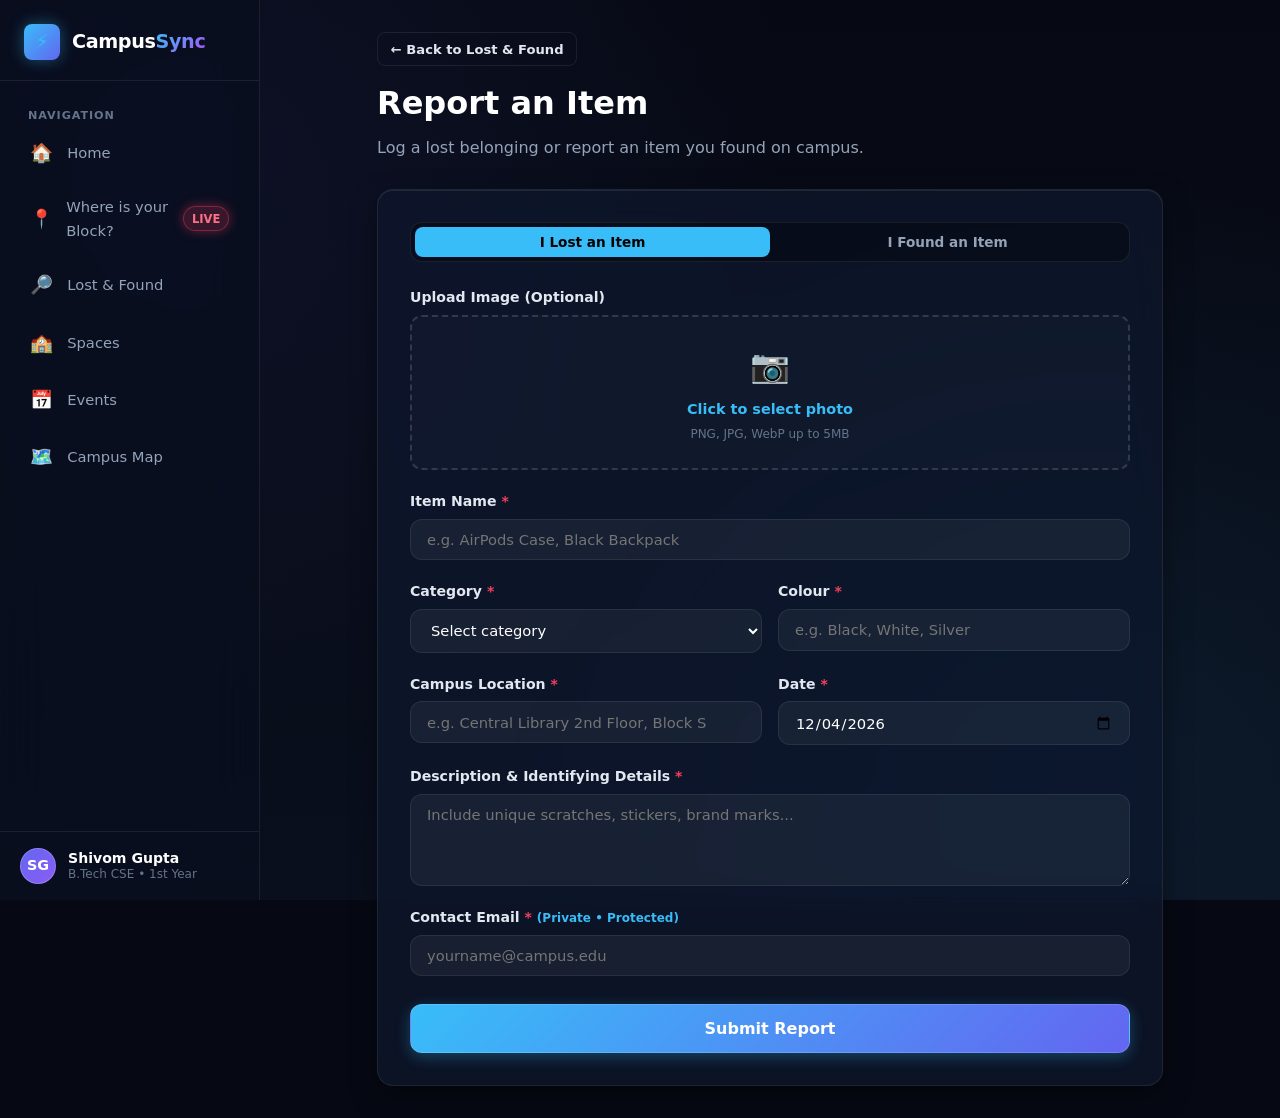
<file: report.html>
<!DOCTYPE html>
<html lang="en">
<head>
  <meta charset="UTF-8">
  <meta name="viewport" content="width=device-width, initial-scale=1.0">
  <title>Report Item — CampusSync</title>
  <link rel="icon" type="image/svg+xml" href="assets/favicon/favicon.svg">
  <link rel="stylesheet" href="css/style.css">
</head>
<body>

  <div class="app-layout">

    <!-- DESKTOP SIDEBAR -->
    <aside class="app-sidebar">
      <div class="sidebar-header">
        <a href="index.html" class="sidebar-logo">
          <div class="sidebar-logo-icon">⚡</div>
          <span class="sidebar-logo-text">Campus<strong>Sync</strong></span>
        </a>
        <button id="sidebarCloseBtn" class="topbar-btn" style="display: none;" aria-label="Close sidebar">&times;</button>
      </div>

      <div class="sidebar-nav-container">
        <span class="sidebar-section-title">Navigation</span>
        <ul class="sidebar-menu">
          <li>
            <a href="index.html" class="sidebar-link">
              <span class="sidebar-link-icon">🏠</span>
              <span>Home</span>
            </a>
          </li>
          <li>
            <a href="navigation.html" class="sidebar-link">
              <span class="sidebar-link-icon">📍</span>
              <span>Where is your Block?</span>
              <span class="sidebar-badge badge-live">LIVE</span>
            </a>
          </li>
          <li>
            <a href="lost-found.html" class="sidebar-link active">
              <span class="sidebar-link-icon">🔎</span>
              <span>Lost &amp; Found</span>
            </a>
          </li>
          <li>
            <a href="spaces.html" class="sidebar-link">
              <span class="sidebar-link-icon">🏫</span>
              <span>Spaces</span>
            </a>
          </li>
          <li>
            <a href="events.html" class="sidebar-link">
              <span class="sidebar-link-icon">📅</span>
              <span>Events</span>
            </a>
          </li>
          <li>
            <a href="navigation.html" class="sidebar-link">
              <span class="sidebar-link-icon">🗺️</span>
              <span>Campus Map</span>
            </a>
          </li>
        </ul>
      </div>

      <div class="sidebar-footer">
        <a href="#" class="sidebar-user profile-trigger-btn">
          <div class="user-avatar">SG</div>
          <div class="user-info">
            <div class="user-name">Shivom Gupta</div>
            <div class="user-dept">B.Tech CSE • 1st Year</div>
          </div>
        </a>
      </div>
    </aside>

    <!-- MAIN WRAPPER -->
    <div class="app-main">

      <header class="mobile-header-bar">
        <div style="display: flex; align-items: center; gap: 0.75rem;">
          <button id="mobileMenuBtn" class="topbar-btn">☰</button>
          <a href="index.html" class="sidebar-logo">
            <span class="sidebar-logo-text">Campus<strong>Sync</strong></span>
          </a>
        </div>
      </header>

      <main class="page-content-wrapper" style="max-width: 850px;">

        <div style="margin-bottom: 1.75rem;">
          <a href="lost-found.html" class="btn btn-outline btn-sm" style="margin-bottom: 0.75rem;">&larr; Back to Lost &amp; Found</a>
          <h1 style="color: #fff; font-size: 2rem; font-weight: 800; margin-bottom: 0.35rem;">Report an Item</h1>
          <p style="color: var(--text-muted);">Log a lost belonging or report an item you found on campus.</p>
        </div>

        <div class="glass-card" style="padding: 2rem;">
          <form id="dedicatedReportForm">
            <!-- Type Selector Tabs -->
            <div class="filter-type-segmented" style="width: 100%; display: grid; grid-template-columns: 1fr 1fr; margin-bottom: 1.5rem;">
              <button type="button" class="filter-segment-btn active" id="tabDedicLost">I Lost an Item</button>
              <button type="button" class="filter-segment-btn" id="tabDedicFound">I Found an Item</button>
            </div>
            <input type="hidden" id="dedicTypeInput" value="lost">

            <!-- File upload -->
            <div class="form-group" style="margin-bottom: 1.25rem;">
              <label class="form-label">Upload Image (Optional)</label>
              <div class="file-upload-zone" id="dedicFileDropzone">
                <input type="file" id="dedicFileInput" accept="image/*" style="display: none;">
                <div id="dedicPrompt">
                  <span style="font-size: 2rem; display: block; margin-bottom: 0.25rem;">📷</span>
                  <span style="font-size: 0.9rem; color: var(--accent-primary); font-weight: 600;">Click to select photo</span>
                  <span style="font-size: 0.75rem; color: var(--text-dim); display: block; margin-top: 0.2rem;">PNG, JPG, WebP up to 5MB</span>
                </div>
                <img id="dedicPreview" class="file-preview-img" style="display: none;" alt="Preview">
              </div>
            </div>

            <!-- Item Name -->
            <div class="form-group" style="margin-bottom: 1.25rem;">
              <label class="form-label" for="dedicItemName">Item Name <span style="color: var(--accent-rose);">*</span></label>
              <input type="text" id="dedicItemName" class="form-input" placeholder="e.g. AirPods Case, Black Backpack" required>
            </div>

            <!-- Category & Colour -->
            <div class="form-row-2col" style="margin-bottom: 1.25rem;">
              <div class="form-group">
                <label class="form-label" for="dedicCategory">Category <span style="color: var(--accent-rose);">*</span></label>
                <select id="dedicCategory" class="form-select" required>
                  <option value="" disabled selected>Select category</option>
                  <option value="Electronics">Electronics</option>
                  <option value="Bags">Bags</option>
                  <option value="Cards/IDs">ID Cards</option>
                  <option value="Personal">Wallets &amp; Personal</option>
                  <option value="Books/Notes">Books &amp; Notes</option>
                  <option value="Keys">Keys</option>
                  <option value="Clothing">Clothing</option>
                  <option value="Other">Other</option>
                </select>
              </div>
              <div class="form-group">
                <label class="form-label" for="dedicColour">Colour <span style="color: var(--accent-rose);">*</span></label>
                <input type="text" id="dedicColour" class="form-input" placeholder="e.g. Black, White, Silver" required>
              </div>
            </div>

            <!-- Location & Date -->
            <div class="form-row-2col" style="margin-bottom: 1.25rem;">
              <div class="form-group">
                <label class="form-label" for="dedicLocation">Campus Location <span style="color: var(--accent-rose);">*</span></label>
                <input type="text" id="dedicLocation" class="form-input" placeholder="e.g. Central Library 2nd Floor, Block S" required>
              </div>
              <div class="form-group">
                <label class="form-label" for="dedicDate">Date <span style="color: var(--accent-rose);">*</span></label>
                <input type="date" id="dedicDate" class="form-input" required>
              </div>
            </div>

            <!-- Description -->
            <div class="form-group" style="margin-bottom: 1.25rem;">
              <label class="form-label" for="dedicDesc">Description &amp; Identifying Details <span style="color: var(--accent-rose);">*</span></label>
              <textarea id="dedicDesc" class="form-textarea" rows="4" placeholder="Include unique scratches, stickers, brand marks..." required></textarea>
            </div>

            <!-- Contact Email -->
            <div class="form-group" style="margin-bottom: 1.75rem;">
              <label class="form-label" for="dedicEmail">
                Contact Email <span style="color: var(--accent-rose);">*</span>
                <span style="color: var(--accent-primary); font-size: 0.75rem;">(Private • Protected)</span>
              </label>
              <input type="email" id="dedicEmail" class="form-input" placeholder="yourname@campus.edu" required>
            </div>

            <button type="submit" class="btn btn-primary btn-large" style="width: 100%;">
              Submit Report
            </button>
          </form>
        </div>

      </main>
    </div>
  </div>

  <script src="data/demo-data.js"></script>
  <script src="js/main.js"></script>
  <script>
    document.addEventListener("DOMContentLoaded", () => {
      const typeInput = document.getElementById("dedicTypeInput");
      const tabLost = document.getElementById("tabDedicLost");
      const tabFound = document.getElementById("tabDedicFound");
      const dropzone = document.getElementById("dedicFileDropzone");
      const fileInput = document.getElementById("dedicFileInput");
      const preview = document.getElementById("dedicPreview");
      const prompt = document.getElementById("dedicPrompt");
      const form = document.getElementById("dedicatedReportForm");
      let base64 = "";

      // Check URL query e.g. report.html?type=found
      const urlType = new URLSearchParams(window.location.search).get("type");
      if (urlType === "found") {
        typeInput.value = "found";
        tabFound.classList.add("active");
        tabLost.classList.remove("active");
      }

      tabLost.addEventListener("click", () => {
        typeInput.value = "lost";
        tabLost.classList.add("active");
        tabFound.classList.remove("active");
      });

      tabFound.addEventListener("click", () => {
        typeInput.value = "found";
        tabFound.classList.add("active");
        tabLost.classList.remove("active");
      });

      dropzone.addEventListener("click", () => fileInput.click());
      fileInput.addEventListener("change", (e) => {
        const file = e.target.files[0];
        if (!file) return;
        const reader = new FileReader();
        reader.onload = (evt) => {
          base64 = evt.target.result;
          prompt.style.display = "none";
          preview.src = base64;
          preview.style.display = "block";
        };
        reader.readAsDataURL(file);
      });

      // Set today
      document.getElementById("dedicDate").value = new Date().toISOString().split("T")[0];

      form.addEventListener("submit", (e) => {
        e.preventDefault();
        const type = typeInput.value;
        const name = document.getElementById("dedicItemName").value.trim();
        const category = document.getElementById("dedicCategory").value;
        const colour = document.getElementById("dedicColour").value.trim();
        const location = document.getElementById("dedicLocation").value.trim();
        const date = document.getElementById("dedicDate").value;
        const desc = document.getElementById("dedicDesc").value.trim();
        const email = document.getElementById("dedicEmail").value.trim();

        let img = base64;
        if (!img) {
          img = "https://images.unsplash.com/photo-1553062407-98eeb64c6a62?auto=format&fit=crop&w=800&q=80";
        }

        const newReport = {
          id: "lf-" + Date.now(),
          type,
          itemName: name,
          category,
          colour,
          location,
          date,
          time: "Just now",
          description: desc,
          contactEmail: email,
          image: img,
          status: "active",
          relativeTime: "Just now"
        };

        const existing = getStoredReports();
        existing.unshift(newReport);
        saveStoredReports(existing);

        showToast("Report submitted successfully! Redirecting...", "success");
        setTimeout(() => {
          window.location.href = "lost-found.html";
        }, 1000);
      });
    });
  </script>
</body>
</html>
</file>
<file: css/style.css>
/* ==========================================================================
   CampusSync — Modern Student SaaS Design System (css/style.css)
   Style: Premium Dark Navy Glassmorphism Startup Interface
   Responsive Breakpoints: Desktop (1024px+), Tablet (768-1023px), Mobile (<768px)
   ========================================================================== */

/* --------------------------------------------------------------------------
   1. DESIGN SYSTEM VARIABLES (:root)
   -------------------------------------------------------------------------- */
:root {
  /* Surfaces & Backgrounds */
  --bg-base: #060913;
  --bg-primary: #0a0f1d;
  --bg-secondary: #0f172a;
  --bg-sidebar: rgba(10, 15, 29, 0.85);
  --bg-surface: rgba(15, 23, 42, 0.75);
  --bg-surface-elevated: rgba(30, 41, 59, 0.7);
  --bg-glass-card: rgba(255, 255, 255, 0.04);
  --bg-glass-card-hover: rgba(255, 255, 255, 0.08);
  --bg-glass-modal: rgba(11, 17, 33, 0.92);

  /* Brand Accents (Blue, Indigo, Purple, Emerald, Amber, Rose) */
  --accent-primary: #38bdf8;       /* Sky Blue */
  --accent-primary-hover: #7dd3fc;
  --accent-secondary: #6366f1;     /* Indigo */
  --accent-purple: #8b5cf6;        /* Purple */
  --accent-teal: #10b981;          /* Emerald / Active */
  --accent-amber: #f59e0b;         /* Amber */
  --accent-rose: #f43f5e;          /* Rose / Alert */

  /* Text & Typography */
  --text-primary: #ffffff;
  --text-secondary: #e2e8f0;
  --text-muted: #94a3b8;
  --text-dim: #64748b;

  /* Borders & Dividers */
  --border: rgba(255, 255, 255, 0.08);
  --border-light: rgba(255, 255, 255, 0.14);
  --border-hover: rgba(56, 189, 248, 0.4);
  --border-focus: rgba(99, 102, 241, 0.6);

  /* Shadows & Glows */
  --shadow-sm: 0 2px 8px rgba(0, 0, 0, 0.3);
  --shadow-card: 0 10px 30px -5px rgba(0, 0, 0, 0.5), inset 0 1px 0 rgba(255, 255, 255, 0.08);
  --shadow-hover: 0 20px 40px -10px rgba(0, 0, 0, 0.7), 0 0 25px rgba(56, 189, 248, 0.2);
  --shadow-glow-blue: 0 0 25px rgba(56, 189, 248, 0.35);
  --shadow-glow-purple: 0 0 25px rgba(139, 92, 246, 0.35);
  --shadow-glow-green: 0 0 20px rgba(16, 185, 129, 0.35);

  /* Radius */
  --card-radius: 16px;
  --radius-xs: 6px;
  --radius-sm: 8px;
  --radius-md: 12px;
  --radius-lg: 18px;
  --radius-xl: 24px;
  --radius-full: 9999px;

  /* Glass Filter */
  --glass-blur: blur(16px) saturate(180%);
  --glass-blur-heavy: blur(24px) saturate(200%);

  /* Typography */
  --font-sans: 'Inter', system-ui, -apple-system, BlinkMacSystemFont, "Segoe UI", Roboto, sans-serif;
  --font-mono: ui-monospace, SFMono-Regular, Menlo, Monaco, Consolas, monospace;

  /* Layout dimensions */
  --sidebar-width: 260px;
  --header-height: 64px;
  --bottom-nav-height: 64px;

  /* Transitions */
  --transition-fast: 150ms ease;
  --transition-normal: 250ms cubic-bezier(0.4, 0, 0.2, 1);
  --transition-smooth: 350ms cubic-bezier(0.16, 1, 0.3, 1);
}

/* --------------------------------------------------------------------------
   2. RESET & GLOBAL STYLES
   -------------------------------------------------------------------------- */
*, *::before, *::after {
  box-sizing: border-box;
  margin: 0;
  padding: 0;
}

html {
  scroll-behavior: smooth;
  font-size: 16px;
}

body {
  font-family: var(--font-sans);
  background-color: var(--bg-base);
  background-image: 
    radial-gradient(circle at 15% 15%, rgba(99, 102, 241, 0.08) 0%, transparent 45%),
    radial-gradient(circle at 85% 85%, rgba(56, 189, 248, 0.07) 0%, transparent 45%),
    linear-gradient(180deg, #060913 0%, #0a0f1d 100%);
  background-attachment: fixed;
  color: var(--text-secondary);
  line-height: 1.6;
  min-height: 100vh;
  display: flex;
  flex-direction: column;
  -webkit-font-smoothing: antialiased;
  overflow-x: hidden;
}

a {
  color: var(--accent-primary);
  text-decoration: none;
  transition: color var(--transition-fast);
}

a:hover {
  color: var(--accent-primary-hover);
}

button, input, select, textarea {
  font-family: inherit;
  font-size: inherit;
}

button {
  cursor: pointer;
  border: none;
  background: none;
}

img, svg {
  max-width: 100%;
  display: block;
}

/* --------------------------------------------------------------------------
   3. APP SHELL LAYOUT (Sidebar + Main Content Area)
   -------------------------------------------------------------------------- */
.app-layout {
  display: flex;
  min-height: 100vh;
  width: 100%;
}

/* DESKTOP SIDEBAR */
.app-sidebar {
  width: var(--sidebar-width);
  height: 100vh;
  position: fixed;
  top: 0;
  left: 0;
  background: var(--bg-sidebar);
  border-right: 1px solid var(--border);
  backdrop-filter: var(--glass-blur-heavy);
  display: flex;
  flex-direction: column;
  z-index: 100;
  transition: transform var(--transition-smooth);
}

.sidebar-header {
  padding: 1.5rem 1.5rem 1.25rem;
  display: flex;
  align-items: center;
  justify-content: space-between;
  border-bottom: 1px solid var(--border);
}

.sidebar-logo {
  display: flex;
  align-items: center;
  gap: 0.75rem;
  text-decoration: none;
}

.sidebar-logo-icon {
  width: 36px;
  height: 36px;
  border-radius: var(--radius-sm);
  background: linear-gradient(135deg, var(--accent-primary), var(--accent-secondary));
  display: flex;
  align-items: center;
  justify-content: center;
  font-size: 1.2rem;
  box-shadow: 0 0 15px rgba(56, 189, 248, 0.4);
}

.sidebar-logo-text {
  font-size: 1.2rem;
  font-weight: 700;
  color: #fff;
  letter-spacing: -0.02em;
}

.sidebar-logo-text strong {
  background: linear-gradient(135deg, var(--accent-primary), #a855f7);
  -webkit-background-clip: text;
  -webkit-text-fill-color: transparent;
}

.sidebar-nav-container {
  flex: 1;
  overflow-y: auto;
  padding: 1.25rem 1rem;
}

.sidebar-section-title {
  font-size: 0.7rem;
  font-weight: 700;
  text-transform: uppercase;
  letter-spacing: 0.08em;
  color: var(--text-dim);
  padding: 0 0.75rem 0.6rem;
  margin-top: 0.75rem;
}

.sidebar-menu {
  list-style: none;
  display: flex;
  flex-direction: column;
  gap: 0.35rem;
}

.sidebar-link {
  display: flex;
  align-items: center;
  gap: 0.85rem;
  padding: 0.7rem 0.85rem;
  border-radius: var(--radius-md);
  color: var(--text-muted);
  font-size: 0.92rem;
  font-weight: 500;
  transition: all var(--transition-fast);
  position: relative;
}

.sidebar-link:hover {
  color: #fff;
  background: var(--bg-glass-card-hover);
}

.sidebar-link.active {
  color: #fff;
  background: linear-gradient(90deg, rgba(56, 189, 248, 0.15) 0%, rgba(99, 102, 241, 0.08) 100%);
  border: 1px solid rgba(56, 189, 248, 0.3);
  font-weight: 600;
}

.sidebar-link.active::before {
  content: '';
  position: absolute;
  left: 0;
  top: 15%;
  bottom: 15%;
  width: 3px;
  background: var(--accent-primary);
  border-radius: 0 4px 4px 0;
  box-shadow: 0 0 10px var(--accent-primary);
}

.sidebar-link-icon {
  font-size: 1.15rem;
  display: flex;
  align-items: center;
  justify-content: center;
  width: 24px;
}

.sidebar-badge {
  margin-left: auto;
  padding: 0.15rem 0.5rem;
  border-radius: var(--radius-full);
  font-size: 0.72rem;
  font-weight: 700;
}

.sidebar-badge.badge-live {
  background: rgba(244, 63, 94, 0.2);
  color: #fb7185;
  border: 1px solid rgba(244, 63, 94, 0.4);
}

.sidebar-badge.badge-count {
  background: rgba(56, 189, 248, 0.18);
  color: #7dd3fc;
}

/* Sidebar Campus Pulse Mini Widget */
.sidebar-pulse-card {
  background: rgba(255, 255, 255, 0.03);
  border: 1px solid var(--border);
  border-radius: var(--radius-md);
  padding: 0.85rem;
  margin: 0.5rem 0.25rem;
}

.pulse-header {
  display: flex;
  align-items: center;
  gap: 0.5rem;
  font-size: 0.78rem;
  font-weight: 600;
  color: var(--accent-teal);
  margin-bottom: 0.4rem;
}

.pulse-dot {
  width: 8px;
  height: 8px;
  border-radius: 50%;
  background: var(--accent-teal);
  box-shadow: 0 0 8px var(--accent-teal);
  animation: pulseAnimation 2s infinite;
}

.pulse-info {
  font-size: 0.75rem;
  color: var(--text-muted);
  line-height: 1.4;
}

/* Sidebar Profile Footer */
.sidebar-footer {
  padding: 1rem 1.25rem;
  border-top: 1px solid var(--border);
  display: flex;
  align-items: center;
  justify-content: space-between;
}

.sidebar-user {
  display: flex;
  align-items: center;
  gap: 0.75rem;
  text-decoration: none;
}

.user-avatar {
  width: 36px;
  height: 36px;
  border-radius: 50%;
  background: linear-gradient(135deg, #6366f1, #8b5cf6);
  color: #fff;
  display: flex;
  align-items: center;
  justify-content: center;
  font-weight: 700;
  font-size: 0.9rem;
  border: 1px solid rgba(255, 255, 255, 0.2);
}

.user-info {
  line-height: 1.25;
}

.user-name {
  font-size: 0.88rem;
  font-weight: 600;
  color: #fff;
}

.user-dept {
  font-size: 0.75rem;
  color: var(--text-dim);
}

/* MAIN CONTENT WRAPPER */
.app-main {
  flex: 1;
  margin-left: var(--sidebar-width);
  min-height: 100vh;
  display: flex;
  flex-direction: column;
  position: relative;
  background: transparent;
}

/* TOP APP BAR (Search, Quick Notif, Mobile Toggle) */
.app-topbar {
  height: var(--header-height);
  position: sticky;
  top: 0;
  z-index: 90;
  background: rgba(6, 9, 19, 0.75);
  backdrop-filter: var(--glass-blur);
  border-bottom: 1px solid var(--border);
  display: flex;
  align-items: center;
  justify-content: space-between;
  padding: 0 2rem;
}

.topbar-search {
  display: flex;
  align-items: center;
  gap: 0.6rem;
  background: rgba(255, 255, 255, 0.05);
  border: 1px solid var(--border);
  border-radius: var(--radius-full);
  padding: 0.45rem 1.1rem;
  width: 340px;
  transition: all var(--transition-fast);
}

.topbar-search:focus-within {
  border-color: var(--accent-primary);
  background: rgba(255, 255, 255, 0.08);
  box-shadow: 0 0 15px rgba(56, 189, 248, 0.2);
}

.topbar-search input {
  background: transparent;
  border: none;
  outline: none;
  color: #fff;
  font-size: 0.88rem;
  width: 100%;
}

.topbar-search input::placeholder {
  color: var(--text-dim);
}

.topbar-actions {
  display: flex;
  align-items: center;
  gap: 0.85rem;
}

/* Icon action buttons */
.topbar-btn {
  width: 40px;
  height: 40px;
  border-radius: var(--radius-md);
  background: var(--bg-glass-card);
  border: 1px solid var(--border);
  color: var(--text-secondary);
  display: flex;
  align-items: center;
  justify-content: center;
  font-size: 1.1rem;
  position: relative;
  transition: all var(--transition-fast);
}

.topbar-btn:hover {
  background: var(--bg-glass-card-hover);
  color: #fff;
  border-color: var(--border-light);
}

.notif-badge-pill {
  position: absolute;
  top: -4px;
  right: -4px;
  background: var(--accent-rose);
  color: #fff;
  font-size: 0.68rem;
  font-weight: 700;
  min-width: 18px;
  height: 18px;
  border-radius: var(--radius-full);
  display: flex;
  align-items: center;
  justify-content: center;
  padding: 0 4px;
  border: 2px solid var(--bg-primary);
}

/* PRIMARY CONTENT CONTAINER */
.page-content-wrapper {
  padding: 2rem;
  flex: 1;
  max-width: 1400px;
  width: 100%;
  margin: 0 auto;
}

/* --------------------------------------------------------------------------
   4. BUTTONS & UI CONTROLS
   -------------------------------------------------------------------------- */
.btn {
  display: inline-flex;
  align-items: center;
  justify-content: center;
  gap: 0.5rem;
  padding: 0.65rem 1.35rem;
  border-radius: var(--radius-md);
  font-size: 0.92rem;
  font-weight: 600;
  transition: all var(--transition-fast);
  cursor: pointer;
  text-decoration: none;
  white-space: nowrap;
}

.btn-primary {
  background: linear-gradient(135deg, var(--accent-primary) 0%, var(--accent-secondary) 100%);
  color: #fff;
  box-shadow: 0 4px 15px rgba(56, 189, 248, 0.3);
  border: 1px solid rgba(255, 255, 255, 0.15);
}

.btn-primary:hover {
  background: linear-gradient(135deg, #0284c7 0%, #4f46e5 100%);
  box-shadow: 0 6px 20px rgba(56, 189, 248, 0.45);
  color: #fff;
  transform: translateY(-1px);
}

.btn-secondary {
  background: rgba(255, 255, 255, 0.08);
  color: #fff;
  border: 1px solid var(--border-light);
  backdrop-filter: var(--glass-blur);
}

.btn-secondary:hover {
  background: rgba(255, 255, 255, 0.14);
  border-color: rgba(255, 255, 255, 0.25);
  color: #fff;
  transform: translateY(-1px);
}

.btn-outline {
  background: transparent;
  color: var(--text-secondary);
  border: 1px solid var(--border);
}

.btn-outline:hover {
  border-color: var(--accent-primary);
  color: #fff;
  background: rgba(56, 189, 248, 0.08);
}

.btn-lost {
  background: rgba(244, 63, 94, 0.15);
  color: #fb7185;
  border: 1px solid rgba(244, 63, 94, 0.35);
}

.btn-lost:hover {
  background: rgba(244, 63, 94, 0.25);
  color: #fff;
  box-shadow: 0 0 15px rgba(244, 63, 94, 0.3);
}

.btn-found {
  background: rgba(16, 185, 129, 0.15);
  color: #34d399;
  border: 1px solid rgba(16, 185, 129, 0.35);
}

.btn-found:hover {
  background: rgba(16, 185, 129, 0.25);
  color: #fff;
  box-shadow: 0 0 15px rgba(16, 185, 129, 0.3);
}

.btn-nav-action {
  background: linear-gradient(135deg, #8b5cf6, #38bdf8);
  color: #fff;
  font-weight: 700;
}

.btn-sm {
  padding: 0.35rem 0.8rem;
  font-size: 0.82rem;
  border-radius: var(--radius-sm);
}

.btn-large {
  padding: 0.85rem 1.85rem;
  font-size: 1rem;
  border-radius: var(--radius-md);
}

/* --------------------------------------------------------------------------
   5. BADGES & STATUS PILLS
   -------------------------------------------------------------------------- */
.badge {
  display: inline-flex;
  align-items: center;
  gap: 0.4rem;
  padding: 0.3rem 0.85rem;
  border-radius: var(--radius-full);
  font-size: 0.76rem;
  font-weight: 700;
  letter-spacing: 0.03em;
  text-transform: uppercase;
  backdrop-filter: blur(8px);
}

.badge-primary {
  background: rgba(56, 189, 248, 0.12);
  color: #7dd3fc;
  border: 1px solid rgba(56, 189, 248, 0.3);
}

.badge-purple {
  background: rgba(139, 92, 246, 0.15);
  color: #c4b5fd;
  border: 1px solid rgba(139, 92, 246, 0.35);
}

.badge-emerald, .badge-green {
  background: rgba(16, 185, 129, 0.15);
  color: #34d399;
  border: 1px solid rgba(16, 185, 129, 0.35);
}

.badge-amber {
  background: rgba(245, 158, 11, 0.15);
  color: #fcd34d;
  border: 1px solid rgba(245, 158, 11, 0.35);
}

.badge-rose, .badge-lost {
  background: rgba(244, 63, 94, 0.15);
  color: #fb7185;
  border: 1px solid rgba(244, 63, 94, 0.35);
}

.badge-found {
  background: rgba(16, 185, 129, 0.15);
  color: #34d399;
  border: 1px solid rgba(16, 185, 129, 0.35);
}

.badge-live {
  background: rgba(244, 63, 94, 0.2);
  color: #fff;
  border: 1px solid rgba(244, 63, 94, 0.5);
  box-shadow: 0 0 12px rgba(244, 63, 94, 0.4);
}

.badge-live::before {
  content: '';
  width: 6px;
  height: 6px;
  border-radius: 50%;
  background: #fff;
  animation: pulseAnimation 1.5s infinite;
}

/* --------------------------------------------------------------------------
   6. GLASSMORPHISM CARDS
   -------------------------------------------------------------------------- */
.glass-card {
  background: var(--bg-surface);
  border: 1px solid var(--border);
  border-radius: var(--card-radius);
  backdrop-filter: var(--glass-blur);
  box-shadow: var(--shadow-card);
  transition: all var(--transition-normal);
  position: relative;
  overflow: hidden;
}

.glass-card:hover {
  border-color: var(--border-hover);
  box-shadow: var(--shadow-hover);
  transform: translateY(-2px);
}

/* Quick Action Cards Grid */
.quick-actions-grid {
  display: grid;
  grid-template-columns: repeat(4, 1fr);
  gap: 1.25rem;
  margin-bottom: 2rem;
}

.action-card {
  background: var(--bg-surface);
  border: 1px solid var(--border);
  border-radius: var(--card-radius);
  padding: 1.5rem;
  display: flex;
  flex-direction: column;
  justify-content: space-between;
  gap: 1rem;
  text-decoration: none;
  transition: all var(--transition-normal);
  position: relative;
  backdrop-filter: var(--glass-blur);
}

.action-card::after {
  content: '';
  position: absolute;
  inset: 0;
  border-radius: var(--card-radius);
  background: linear-gradient(135deg, rgba(56, 189, 248, 0.08), transparent);
  opacity: 0;
  transition: opacity var(--transition-normal);
}

.action-card:hover {
  transform: translateY(-3px);
  border-color: var(--accent-primary);
  box-shadow: var(--shadow-hover);
}

.action-card:hover::after {
  opacity: 1;
}

.action-card-icon {
  width: 48px;
  height: 48px;
  border-radius: var(--radius-md);
  display: flex;
  align-items: center;
  justify-content: center;
  font-size: 1.5rem;
  background: rgba(255, 255, 255, 0.05);
  border: 1px solid var(--border-light);
}

.action-card.card-blue .action-card-icon {
  background: rgba(56, 189, 248, 0.15);
  border-color: rgba(56, 189, 248, 0.3);
  color: var(--accent-primary);
}

.action-card.card-purple .action-card-icon {
  background: rgba(139, 92, 246, 0.15);
  border-color: rgba(139, 92, 246, 0.3);
  color: var(--accent-purple);
}

.action-card.card-teal .action-card-icon {
  background: rgba(16, 185, 129, 0.15);
  border-color: rgba(16, 185, 129, 0.3);
  color: var(--accent-teal);
}

.action-card.card-amber .action-card-icon {
  background: rgba(245, 158, 11, 0.15);
  border-color: rgba(245, 158, 11, 0.3);
  color: var(--accent-amber);
}

.action-card-title {
  font-size: 1.15rem;
  font-weight: 700;
  color: #fff;
  margin-bottom: 0.25rem;
}

.action-card-sub {
  font-size: 0.85rem;
  color: var(--text-muted);
}

.action-card-arrow {
  display: flex;
  align-items: center;
  gap: 0.35rem;
  font-size: 0.85rem;
  font-weight: 600;
  color: var(--accent-primary);
  margin-top: 0.5rem;
}

/* --------------------------------------------------------------------------
   7. LIVE ACTIVITY TICKER (HOME DASHBOARD)
   -------------------------------------------------------------------------- */
.activity-ticker-container {
  background: var(--bg-surface);
  border: 1px solid var(--border);
  border-radius: var(--radius-md);
  padding: 0.75rem 1.25rem;
  display: flex;
  align-items: center;
  gap: 1rem;
  margin-bottom: 2rem;
  backdrop-filter: var(--glass-blur);
}

.ticker-label {
  display: flex;
  align-items: center;
  gap: 0.4rem;
  font-size: 0.78rem;
  font-weight: 700;
  text-transform: uppercase;
  letter-spacing: 0.05em;
  color: var(--accent-primary);
  white-space: nowrap;
  padding-right: 0.85rem;
  border-right: 1px solid var(--border);
}

.ticker-content-track {
  flex: 1;
  overflow: hidden;
  position: relative;
  height: 24px;
}

.ticker-item {
  display: flex;
  align-items: center;
  gap: 0.5rem;
  font-size: 0.88rem;
  color: var(--text-secondary);
  text-decoration: none;
  transition: opacity var(--transition-fast);
}

.ticker-item:hover {
  color: #fff;
}

.ticker-item .time-ago {
  font-size: 0.75rem;
  color: var(--text-dim);
  background: rgba(255, 255, 255, 0.05);
  padding: 0.1rem 0.4rem;
  border-radius: var(--radius-sm);
}

/* --------------------------------------------------------------------------
   8. HERO SEARCH & MAP PREVIEW (HOME)
   -------------------------------------------------------------------------- */
.home-hero-grid {
  display: grid;
  grid-template-columns: 1.2fr 0.8fr;
  gap: 2rem;
  margin-bottom: 2.5rem;
}

.home-hero-card {
  background: linear-gradient(135deg, rgba(15, 23, 42, 0.85) 0%, rgba(30, 41, 59, 0.6) 100%);
  border: 1px solid var(--border-light);
  border-radius: var(--card-radius);
  padding: 2.5rem;
  display: flex;
  flex-direction: column;
  justify-content: center;
  position: relative;
  overflow: hidden;
  backdrop-filter: var(--glass-blur);
}

.home-hero-card::before {
  content: '';
  position: absolute;
  top: -50px;
  right: -50px;
  width: 200px;
  height: 200px;
  background: radial-gradient(circle, rgba(56, 189, 248, 0.15) 0%, transparent 70%);
  border-radius: 50%;
  pointer-events: none;
}

.hero-welcome-badge {
  display: inline-flex;
  align-items: center;
  gap: 0.5rem;
  background: rgba(56, 189, 248, 0.12);
  color: #7dd3fc;
  border: 1px solid rgba(56, 189, 248, 0.3);
  padding: 0.35rem 0.9rem;
  border-radius: var(--radius-full);
  font-size: 0.82rem;
  font-weight: 600;
  width: fit-content;
  margin-bottom: 1.25rem;
}

.hero-greeting-title {
  font-size: 2.2rem;
  font-weight: 800;
  color: #fff;
  line-height: 1.2;
  margin-bottom: 0.75rem;
  letter-spacing: -0.02em;
}

.hero-greeting-sub {
  font-size: 1.05rem;
  color: var(--text-muted);
  max-width: 540px;
  margin-bottom: 1.75rem;
}

.hero-nav-search-bar {
  display: flex;
  align-items: center;
  background: rgba(10, 15, 29, 0.9);
  border: 1px solid var(--border-light);
  border-radius: var(--radius-md);
  padding: 0.5rem 0.65rem 0.5rem 1.25rem;
  gap: 0.75rem;
  box-shadow: 0 8px 25px rgba(0, 0, 0, 0.4);
  transition: all var(--transition-fast);
}

.hero-nav-search-bar:focus-within {
  border-color: var(--accent-primary);
  box-shadow: 0 0 20px rgba(56, 189, 248, 0.3);
}

.hero-nav-search-bar input {
  flex: 1;
  background: transparent;
  border: none;
  outline: none;
  color: #fff;
  font-size: 1rem;
}

.hero-suggestion-chips {
  display: flex;
  align-items: center;
  flex-wrap: wrap;
  gap: 0.5rem;
  margin-top: 1rem;
}

.chip-label {
  font-size: 0.75rem;
  color: var(--text-dim);
  font-weight: 600;
}

.suggestion-chip {
  background: rgba(255, 255, 255, 0.05);
  border: 1px solid var(--border);
  border-radius: var(--radius-full);
  padding: 0.25rem 0.75rem;
  font-size: 0.78rem;
  color: var(--text-secondary);
  text-decoration: none;
  transition: all var(--transition-fast);
  cursor: pointer;
}

.suggestion-chip:hover {
  background: rgba(56, 189, 248, 0.15);
  border-color: var(--accent-primary);
  color: #fff;
}

/* Mini Campus Map Preview Card */
.home-map-preview-card {
  background: var(--bg-surface);
  border: 1px solid var(--border);
  border-radius: var(--card-radius);
  overflow: hidden;
  position: relative;
  display: flex;
  flex-direction: column;
}

.map-preview-header {
  padding: 1rem 1.25rem;
  background: rgba(10, 15, 29, 0.85);
  border-bottom: 1px solid var(--border);
  display: flex;
  align-items: center;
  justify-content: space-between;
}

.map-preview-title {
  font-size: 0.95rem;
  font-weight: 700;
  color: #fff;
  display: flex;
  align-items: center;
  gap: 0.5rem;
}

.map-preview-container {
  flex: 1;
  min-height: 220px;
  position: relative;
  background: #0b1120;
}

.map-preview-overlay-card {
  position: absolute;
  bottom: 1rem;
  left: 1rem;
  right: 1rem;
  background: rgba(10, 15, 29, 0.88);
  border: 1px solid var(--border-light);
  border-radius: var(--radius-md);
  padding: 0.75rem 1rem;
  display: flex;
  align-items: center;
  justify-content: space-between;
  backdrop-filter: var(--glass-blur);
}

/* --------------------------------------------------------------------------
   9. FEATURE 1: WHERE IS YOUR BLOCK? (NAVIGATION STYLES)
   -------------------------------------------------------------------------- */
.nav-page-layout {
  display: grid;
  grid-template-columns: 380px 1fr;
  gap: 1.5rem;
  height: calc(100vh - var(--header-height) - 4rem);
  min-height: 600px;
}

.nav-sidebar-panel {
  background: var(--bg-surface);
  border: 1px solid var(--border);
  border-radius: var(--card-radius);
  backdrop-filter: var(--glass-blur);
  display: flex;
  flex-direction: column;
  overflow: hidden;
}

.nav-panel-header {
  padding: 1.25rem;
  border-bottom: 1px solid var(--border);
}

.nav-panel-title {
  font-size: 1.25rem;
  font-weight: 700;
  color: #fff;
  margin-bottom: 0.25rem;
}

.nav-panel-subtitle {
  font-size: 0.85rem;
  color: var(--text-muted);
}

.nav-panel-body {
  flex: 1;
  overflow-y: auto;
  padding: 1.25rem;
  display: flex;
  flex-direction: column;
  gap: 1.25rem;
}

/* Search Box in Navigation */
.nav-search-wrapper {
  position: relative;
}

.nav-search-input {
  width: 100%;
  background: rgba(255, 255, 255, 0.05);
  border: 1px solid var(--border);
  border-radius: var(--radius-md);
  padding: 0.75rem 1rem 0.75rem 2.5rem;
  color: #fff;
  outline: none;
  transition: all var(--transition-fast);
}

.nav-search-input:focus {
  border-color: var(--accent-primary);
  background: rgba(255, 255, 255, 0.08);
  box-shadow: 0 0 15px rgba(56, 189, 248, 0.2);
}

.nav-search-icon {
  position: absolute;
  left: 0.85rem;
  top: 50%;
  transform: translateY(-50%);
  color: var(--text-dim);
}

/* Destination Suggestions List */
.destination-suggestions {
  display: flex;
  flex-direction: column;
  gap: 0.5rem;
}

.destination-item {
  display: flex;
  align-items: center;
  gap: 0.85rem;
  padding: 0.75rem 1rem;
  background: rgba(255, 255, 255, 0.03);
  border: 1px solid var(--border);
  border-radius: var(--radius-md);
  cursor: pointer;
  transition: all var(--transition-fast);
}

.destination-item:hover {
  background: rgba(56, 189, 248, 0.1);
  border-color: var(--accent-primary);
  transform: translateX(4px);
}

.destination-item-icon {
  width: 36px;
  height: 36px;
  border-radius: var(--radius-sm);
  background: rgba(255, 255, 255, 0.05);
  display: flex;
  align-items: center;
  justify-content: center;
  font-size: 1.1rem;
}

.destination-item-info {
  flex: 1;
}

.destination-item-name {
  font-size: 0.95rem;
  font-weight: 600;
  color: #fff;
}

.destination-item-sub {
  font-size: 0.78rem;
  color: var(--text-dim);
}

.destination-item-distance {
  font-size: 0.8rem;
  font-weight: 600;
  color: var(--accent-primary);
}

/* STEP 2: CONFIRM DESTINATION CARD */
.confirm-destination-card {
  background: rgba(255, 255, 255, 0.03);
  border: 1px solid var(--border-light);
  border-radius: var(--radius-md);
  padding: 1.25rem;
  display: flex;
  flex-direction: column;
  gap: 1rem;
}

.confirm-header-question {
  font-size: 1.1rem;
  font-weight: 700;
  color: #fff;
}

.confirm-building-box {
  display: flex;
  align-items: center;
  gap: 1rem;
  background: rgba(0, 0, 0, 0.25);
  padding: 0.85rem;
  border-radius: var(--radius-sm);
  border: 1px solid var(--border);
}

.confirm-building-img {
  width: 60px;
  height: 60px;
  border-radius: var(--radius-sm);
  object-fit: cover;
}

.confirm-buttons-row {
  display: flex;
  gap: 0.75rem;
}

.confirm-buttons-row button {
  flex: 1;
}

/* STEP 5: ROUTE INFORMATION CARD (FLOATING CARD) */
.route-info-card {
  background: rgba(10, 15, 29, 0.92);
  border: 1px solid var(--border-light);
  border-radius: var(--radius-md);
  padding: 1.25rem;
  backdrop-filter: var(--glass-blur-heavy);
  box-shadow: 0 10px 30px rgba(0, 0, 0, 0.6);
  display: flex;
  flex-direction: column;
  gap: 0.85rem;
}

.route-info-top {
  display: flex;
  justify-content: space-between;
  align-items: flex-start;
}

.route-dest-name {
  font-size: 1.25rem;
  font-weight: 800;
  color: #fff;
}

.route-stats-row {
  display: flex;
  align-items: center;
  gap: 1.25rem;
  padding: 0.6rem 0;
  border-top: 1px solid var(--border);
  border-bottom: 1px solid var(--border);
}

.route-stat {
  display: flex;
  align-items: center;
  gap: 0.4rem;
  font-size: 1.1rem;
  font-weight: 700;
  color: #fff;
}

.route-stat-sub {
  font-size: 0.8rem;
  color: var(--text-muted);
  font-weight: normal;
}

.route-eta-badge {
  font-size: 0.88rem;
  color: var(--accent-primary);
  display: flex;
  align-items: center;
  gap: 0.4rem;
}

/* STEP 6: LIVE ACTIVE NAVIGATION BAR */
.active-nav-card {
  background: linear-gradient(135deg, rgba(16, 24, 48, 0.95), rgba(15, 23, 42, 0.95));
  border: 1px solid var(--accent-primary);
  box-shadow: 0 0 25px rgba(56, 189, 248, 0.3);
  border-radius: var(--radius-md);
  padding: 1.25rem;
  display: flex;
  flex-direction: column;
  gap: 1rem;
}

.active-nav-header {
  display: flex;
  align-items: center;
  justify-content: space-between;
}

.nav-pulsing-status {
  display: flex;
  align-items: center;
  gap: 0.5rem;
  font-size: 0.95rem;
  font-weight: 700;
  color: var(--accent-primary);
}

.nav-metrics-grid {
  display: grid;
  grid-template-columns: 1fr 1fr;
  gap: 0.75rem;
  background: rgba(0, 0, 0, 0.3);
  padding: 0.85rem;
  border-radius: var(--radius-sm);
  text-align: center;
}

.nav-metric-val {
  font-size: 1.4rem;
  font-weight: 800;
  color: #fff;
}

.nav-metric-lbl {
  font-size: 0.75rem;
  color: var(--text-muted);
  text-transform: uppercase;
  letter-spacing: 0.05em;
}

.nav-progress-bar-bg {
  width: 100%;
  height: 6px;
  background: rgba(255, 255, 255, 0.1);
  border-radius: var(--radius-full);
  overflow: hidden;
}

.nav-progress-bar-fill {
  height: 100%;
  background: linear-gradient(90deg, var(--accent-primary), var(--accent-secondary));
  width: 15%;
  transition: width var(--transition-normal);
}

/* OFF ROUTE ALERT BANNER */
.off-route-banner {
  background: rgba(244, 63, 94, 0.2);
  border: 1px solid var(--accent-rose);
  border-radius: var(--radius-sm);
  padding: 0.75rem 1rem;
  display: flex;
  align-items: center;
  gap: 0.75rem;
  color: #fff;
  font-weight: 600;
  animation: shakeAlert 0.5s ease-in-out;
}

@keyframes shakeAlert {
  0%, 100% { transform: translateX(0); }
  20%, 60% { transform: translateX(-5px); }
  40%, 80% { transform: translateX(5px); }
}

/* ARRIVED BANNER */
.arrived-celebration-card {
  background: linear-gradient(135deg, rgba(16, 185, 129, 0.2), rgba(15, 23, 42, 0.9));
  border: 2px solid var(--accent-teal);
  border-radius: var(--radius-md);
  padding: 1.5rem;
  text-align: center;
  box-shadow: 0 0 30px rgba(16, 185, 129, 0.3);
}

/* MAP CONTAINER & CONTROLS */
.nav-map-container {
  border-radius: var(--card-radius);
  border: 1px solid var(--border);
  overflow: hidden;
  position: relative;
  background: #080d1a;
  min-height: 500px;
}

#map {
  width: 100%;
  height: 100%;
  z-index: 10;
}

.map-floating-controls {
  position: absolute;
  top: 1.25rem;
  right: 1.25rem;
  z-index: 20;
  display: flex;
  flex-direction: column;
  gap: 0.5rem;
}

.map-ctrl-btn {
  width: 42px;
  height: 42px;
  background: rgba(10, 15, 29, 0.88);
  border: 1px solid var(--border-light);
  border-radius: var(--radius-md);
  color: #fff;
  display: flex;
  align-items: center;
  justify-content: center;
  font-size: 1.2rem;
  backdrop-filter: var(--glass-blur);
  box-shadow: 0 4px 15px rgba(0, 0, 0, 0.4);
  transition: all var(--transition-fast);
}

.map-ctrl-btn:hover {
  background: rgba(255, 255, 255, 0.15);
  border-color: var(--accent-primary);
  transform: scale(1.05);
}

/* Leaflet Custom Marker & Dark Canvas overrides */
.leaflet-container {
  background: #070c18 !important;
}

.custom-pulse-marker {
  width: 22px;
  height: 22px;
  background: var(--accent-primary);
  border: 3px solid #fff;
  border-radius: 50%;
  box-shadow: 0 0 15px var(--accent-primary);
  position: relative;
}

.custom-pulse-marker::after {
  content: '';
  position: absolute;
  top: -8px;
  left: -8px;
  right: -8px;
  bottom: -8px;
  border-radius: 50%;
  border: 2px solid var(--accent-primary);
  animation: pulseRing 2s infinite;
}

@keyframes pulseRing {
  0% { transform: scale(0.6); opacity: 1; }
  100% { transform: scale(2); opacity: 0; }
}

/* --------------------------------------------------------------------------
   10. FEATURE 2: LOST & FOUND STYLES
   -------------------------------------------------------------------------- */
.lf-header-row {
  display: flex;
  justify-content: space-between;
  align-items: flex-end;
  margin-bottom: 1.75rem;
  flex-wrap: wrap;
  gap: 1rem;
}

.lf-title-group h1 {
  font-size: 2rem;
  font-weight: 800;
  color: #fff;
  margin-bottom: 0.35rem;
}

.lf-title-group p {
  color: var(--text-muted);
  font-size: 0.95rem;
}

.lf-actions-group {
  display: flex;
  gap: 0.75rem;
}

/* Filter Toolbar */
.filter-toolbar-card {
  background: var(--bg-surface);
  border: 1px solid var(--border);
  border-radius: var(--card-radius);
  padding: 1.25rem;
  backdrop-filter: var(--glass-blur);
  margin-bottom: 2rem;
  display: flex;
  flex-direction: column;
  gap: 1rem;
}

.filter-search-row {
  display: flex;
  gap: 1rem;
}

.filter-search-box {
  flex: 1;
  position: relative;
  display: flex;
  align-items: center;
}

.filter-search-box input {
  width: 100%;
  background: rgba(255, 255, 255, 0.05);
  border: 1px solid var(--border);
  border-radius: var(--radius-md);
  padding: 0.65rem 1rem 0.65rem 2.5rem;
  color: #fff;
  outline: none;
  font-size: 0.92rem;
}

.filter-search-box input:focus {
  border-color: var(--accent-primary);
}

.filter-pills-row {
  display: flex;
  align-items: center;
  justify-content: space-between;
  flex-wrap: wrap;
  gap: 1rem;
}

.filter-type-segmented {
  display: flex;
  background: rgba(0, 0, 0, 0.3);
  padding: 0.25rem;
  border-radius: var(--radius-md);
  border: 1px solid var(--border);
}

.filter-segment-btn {
  padding: 0.45rem 1.1rem;
  font-size: 0.85rem;
  font-weight: 600;
  color: var(--text-muted);
  border-radius: var(--radius-sm);
  transition: all var(--transition-fast);
}

.filter-segment-btn.active {
  background: var(--accent-primary);
  color: #000;
  font-weight: 700;
}

.select-filters-group {
  display: flex;
  gap: 0.75rem;
  flex-wrap: wrap;
}

.select-filter-input {
  background: rgba(255, 255, 255, 0.05);
  border: 1px solid var(--border);
  border-radius: var(--radius-md);
  padding: 0.5rem 1rem;
  color: #fff;
  font-size: 0.85rem;
  outline: none;
}

.select-filter-input option {
  background: #0f172a;
  color: #fff;
}

/* SMART MATCH RADAR DRAWER */
.match-radar-card {
  background: linear-gradient(135deg, rgba(245, 158, 11, 0.06), rgba(15, 23, 42, 0.9));
  border: 1px solid rgba(245, 158, 11, 0.3);
  border-radius: var(--card-radius);
  padding: 1.5rem;
  margin-bottom: 2rem;
}

.radar-header-row {
  display: flex;
  align-items: center;
  justify-content: space-between;
  margin-bottom: 1.25rem;
}

.radar-title-group {
  display: flex;
  align-items: center;
  gap: 0.65rem;
}

.radar-matches-list {
  display: grid;
  grid-template-columns: repeat(auto-fit, minmax(320px, 1fr));
  gap: 1.25rem;
}

.radar-match-pair {
  background: rgba(10, 15, 29, 0.85);
  border: 1px solid var(--border-light);
  border-radius: var(--radius-md);
  padding: 1.25rem;
  display: flex;
  flex-direction: column;
  gap: 0.85rem;
  position: relative;
}

.match-score-badge {
  position: absolute;
  top: 1rem;
  right: 1rem;
  background: rgba(245, 158, 11, 0.2);
  color: #fcd34d;
  border: 1px solid rgba(245, 158, 11, 0.4);
  padding: 0.2rem 0.6rem;
  border-radius: var(--radius-full);
  font-size: 0.75rem;
  font-weight: 700;
}

.match-items-comparison {
  display: flex;
  align-items: center;
  gap: 0.75rem;
  margin-top: 0.5rem;
}

.match-item-subcard {
  flex: 1;
  background: rgba(255, 255, 255, 0.03);
  padding: 0.6rem 0.75rem;
  border-radius: var(--radius-sm);
  border: 1px solid var(--border);
}

.match-item-subcard strong {
  display: block;
  font-size: 0.85rem;
  color: #fff;
  white-space: nowrap;
  overflow: hidden;
  text-overflow: ellipsis;
}

.match-item-subcard span {
  font-size: 0.75rem;
  color: var(--text-dim);
}

.match-reasons-tags {
  display: flex;
  flex-wrap: wrap;
  gap: 0.4rem;
}

.match-reason-tag {
  font-size: 0.72rem;
  padding: 0.15rem 0.5rem;
  border-radius: var(--radius-full);
  background: rgba(16, 185, 129, 0.15);
  color: #34d399;
  border: 1px solid rgba(16, 185, 129, 0.3);
}

/* CARDS GRID FOR LOST & FOUND */
.lf-cards-grid {
  display: grid;
  grid-template-columns: repeat(auto-fill, minmax(290px, 1fr));
  gap: 1.5rem;
}

.lf-item-card {
  background: var(--bg-surface);
  border: 1px solid var(--border);
  border-radius: var(--card-radius);
  overflow: hidden;
  display: flex;
  flex-direction: column;
  transition: all var(--transition-normal);
  backdrop-filter: var(--glass-blur);
}

.lf-item-card:hover {
  transform: translateY(-4px);
  border-color: var(--border-hover);
  box-shadow: var(--shadow-hover);
}

.lf-card-image-wrap {
  width: 100%;
  height: 180px;
  position: relative;
  overflow: hidden;
  background: #080d1a;
}

.lf-card-img {
  width: 100%;
  height: 100%;
  object-fit: cover;
  transition: transform var(--transition-smooth);
}

.lf-item-card:hover .lf-card-img {
  transform: scale(1.05);
}

.lf-card-badge {
  position: absolute;
  top: 0.75rem;
  left: 0.75rem;
  z-index: 2;
}

.lf-card-time {
  position: absolute;
  bottom: 0.75rem;
  right: 0.75rem;
  background: rgba(0, 0, 0, 0.75);
  backdrop-filter: blur(8px);
  padding: 0.2rem 0.55rem;
  border-radius: var(--radius-sm);
  font-size: 0.72rem;
  color: #fff;
  font-weight: 500;
}

.lf-card-body {
  padding: 1.25rem;
  flex: 1;
  display: flex;
  flex-direction: column;
  gap: 0.75rem;
}

.lf-card-title {
  font-size: 1.1rem;
  font-weight: 700;
  color: #fff;
}

.lf-meta-row {
  display: flex;
  align-items: center;
  gap: 0.5rem;
  font-size: 0.8rem;
  color: var(--text-muted);
}

.lf-card-desc {
  font-size: 0.86rem;
  color: var(--text-secondary);
  line-height: 1.5;
  display: -webkit-box;
  -webkit-line-clamp: 2;
  -webkit-box-orient: vertical;
  overflow: hidden;
}

.lf-card-footer {
  margin-top: auto;
  padding-top: 0.85rem;
  border-top: 1px solid var(--border);
  display: flex;
  align-items: center;
  justify-content: space-between;
}

/* --------------------------------------------------------------------------
   11. FEATURE 3: CAMPUS EVENTS STYLES
   -------------------------------------------------------------------------- */
.events-section-block {
  margin-bottom: 3rem;
}

.events-section-header {
  display: flex;
  align-items: center;
  gap: 0.75rem;
  margin-bottom: 1.5rem;
}

.events-section-title {
  font-size: 1.4rem;
  font-weight: 800;
  color: #fff;
}

/* Live Happening Now Card */
.live-event-banner-card {
  background: linear-gradient(135deg, rgba(244, 63, 94, 0.12) 0%, rgba(15, 23, 42, 0.95) 100%);
  border: 1px solid rgba(244, 63, 94, 0.4);
  border-radius: var(--card-radius);
  padding: 1.75rem;
  display: grid;
  grid-template-columns: 1fr 280px;
  gap: 2rem;
  margin-bottom: 2rem;
  backdrop-filter: var(--glass-blur);
  box-shadow: 0 0 30px rgba(244, 63, 94, 0.2);
}

.live-event-content {
  display: flex;
  flex-direction: column;
  justify-content: space-between;
  gap: 1rem;
}

.live-countdown-pill {
  display: inline-flex;
  align-items: center;
  gap: 0.5rem;
  background: rgba(244, 63, 94, 0.25);
  color: #fff;
  border: 1px solid var(--accent-rose);
  padding: 0.35rem 0.85rem;
  border-radius: var(--radius-full);
  font-size: 0.82rem;
  font-weight: 700;
  width: fit-content;
}

.live-event-img-wrap {
  border-radius: var(--radius-md);
  overflow: hidden;
  height: 100%;
  min-height: 180px;
}

.live-event-img-wrap img {
  width: 100%;
  height: 100%;
  object-fit: cover;
}

/* Events Grid */
.events-grid {
  display: grid;
  grid-template-columns: repeat(auto-fill, minmax(320px, 1fr));
  gap: 1.5rem;
}

.event-card {
  background: var(--bg-surface);
  border: 1px solid var(--border);
  border-radius: var(--card-radius);
  overflow: hidden;
  display: flex;
  flex-direction: column;
  transition: all var(--transition-normal);
  backdrop-filter: var(--glass-blur);
}

.event-card:hover {
  transform: translateY(-4px);
  border-color: var(--border-hover);
  box-shadow: var(--shadow-hover);
}

.event-banner-wrap {
  width: 100%;
  height: 170px;
  position: relative;
  overflow: hidden;
}

.event-banner-img {
  width: 100%;
  height: 100%;
  object-fit: cover;
  transition: transform var(--transition-smooth);
}

.event-card:hover .event-banner-img {
  transform: scale(1.05);
}

.event-date-chip {
  position: absolute;
  top: 0.75rem;
  left: 0.75rem;
  background: rgba(10, 15, 29, 0.88);
  backdrop-filter: blur(8px);
  border: 1px solid var(--border-light);
  border-radius: var(--radius-sm);
  padding: 0.3rem 0.65rem;
  display: flex;
  flex-direction: column;
  align-items: center;
  line-height: 1.1;
  text-align: center;
}

.event-date-chip .month {
  font-size: 0.65rem;
  font-weight: 700;
  text-transform: uppercase;
  color: var(--accent-primary);
}

.event-date-chip .day {
  font-size: 1.15rem;
  font-weight: 800;
  color: #fff;
}

.event-card-body {
  padding: 1.25rem;
  flex: 1;
  display: flex;
  flex-direction: column;
  gap: 0.75rem;
}

.event-category-badge {
  width: fit-content;
}

.event-title {
  font-size: 1.15rem;
  font-weight: 700;
  color: #fff;
  line-height: 1.35;
}

.event-details-meta {
  display: flex;
  flex-direction: column;
  gap: 0.35rem;
  font-size: 0.82rem;
  color: var(--text-muted);
}

.event-details-meta span {
  display: flex;
  align-items: center;
  gap: 0.4rem;
}

.event-card-footer {
  margin-top: auto;
  padding-top: 1rem;
  border-top: 1px solid var(--border);
  display: flex;
  align-items: center;
  justify-content: space-between;
}

.rsvp-pill-btn {
  display: inline-flex;
  align-items: center;
  gap: 0.4rem;
  padding: 0.4rem 0.85rem;
  background: rgba(56, 189, 248, 0.12);
  color: var(--accent-primary);
  border: 1px solid rgba(56, 189, 248, 0.3);
  border-radius: var(--radius-full);
  font-size: 0.8rem;
  font-weight: 600;
  transition: all var(--transition-fast);
}

.rsvp-pill-btn:hover {
  background: var(--accent-primary);
  color: #000;
}

.rsvp-pill-btn.rsvped {
  background: var(--accent-teal);
  color: #000;
  border-color: var(--accent-teal);
}

/* --------------------------------------------------------------------------
   12. FEATURE 4: CAMPUS SPACES STYLES
   -------------------------------------------------------------------------- */
.spaces-feature-block {
  margin-bottom: 2.5rem;
}

.empty-classrooms-grid {
  display: grid;
  grid-template-columns: repeat(auto-fit, minmax(320px, 1fr));
  gap: 1.5rem;
  margin-bottom: 2rem;
}

.empty-classroom-card {
  background: linear-gradient(135deg, rgba(16, 185, 129, 0.08) 0%, rgba(15, 23, 42, 0.85) 100%);
  border: 1px solid rgba(16, 185, 129, 0.3);
  border-radius: var(--card-radius);
  padding: 1.5rem;
  display: flex;
  flex-direction: column;
  gap: 1rem;
  position: relative;
  overflow: hidden;
}

.empty-classroom-badge {
  display: inline-flex;
  align-items: center;
  gap: 0.4rem;
  background: rgba(16, 185, 129, 0.2);
  color: #34d399;
  border: 1px solid var(--accent-teal);
  padding: 0.25rem 0.75rem;
  border-radius: var(--radius-full);
  font-size: 0.75rem;
  font-weight: 700;
  width: fit-content;
}

.empty-room-title {
  font-size: 1.25rem;
  font-weight: 800;
  color: #fff;
}

.room-timeline-bar {
  display: flex;
  gap: 0.5rem;
  margin: 0.5rem 0;
}

.timeline-slot {
  flex: 1;
  background: rgba(255, 255, 255, 0.05);
  border: 1px solid var(--border);
  border-radius: var(--radius-xs);
  padding: 0.4rem 0.25rem;
  text-align: center;
  font-size: 0.72rem;
}

.timeline-slot.slot-empty {
  background: rgba(16, 185, 129, 0.15);
  border-color: rgba(16, 185, 129, 0.4);
  color: #34d399;
  font-weight: 600;
}

.timeline-slot.slot-busy {
  background: rgba(245, 158, 11, 0.15);
  border-color: rgba(245, 158, 11, 0.4);
  color: #fcd34d;
}

/* Standard Space Cards Grid */
.spaces-grid {
  display: grid;
  grid-template-columns: repeat(auto-fill, minmax(320px, 1fr));
  gap: 1.5rem;
}

.space-card {
  background: var(--bg-surface);
  border: 1px solid var(--border);
  border-radius: var(--card-radius);
  padding: 1.5rem;
  display: flex;
  flex-direction: column;
  gap: 1rem;
  backdrop-filter: var(--glass-blur);
  transition: all var(--transition-normal);
}

.space-card:hover {
  transform: translateY(-3px);
  border-color: var(--border-hover);
  box-shadow: var(--shadow-hover);
}

.space-occupancy-indicator {
  display: flex;
  align-items: center;
  justify-content: space-between;
  font-size: 0.88rem;
  font-weight: 600;
  color: #fff;
}

.occupancy-meter-bg {
  width: 100%;
  height: 6px;
  background: rgba(255, 255, 255, 0.1);
  border-radius: var(--radius-full);
  overflow: hidden;
  margin-top: 0.35rem;
}

.occupancy-meter-fill {
  height: 100%;
  border-radius: var(--radius-full);
  transition: width var(--transition-normal);
}

.meter-green {
  background: var(--accent-teal);
  box-shadow: 0 0 10px rgba(16, 185, 129, 0.4);
}

.meter-amber {
  background: var(--accent-amber);
}

.meter-rose {
  background: var(--accent-rose);
}

.space-facilities-pills {
  display: flex;
  flex-wrap: wrap;
  gap: 0.4rem;
}

.facility-pill {
  background: rgba(255, 255, 255, 0.05);
  border: 1px solid var(--border);
  border-radius: var(--radius-sm);
  padding: 0.2rem 0.55rem;
  font-size: 0.75rem;
  color: var(--text-secondary);
}

/* --------------------------------------------------------------------------
   13. MODALS (Item Details, Space Details, Report Modal, Profile Modal)
   -------------------------------------------------------------------------- */
.custom-modal {
  position: fixed;
  inset: 0;
  background: rgba(0, 0, 0, 0.75);
  backdrop-filter: blur(12px);
  display: none;
  align-items: center;
  justify-content: center;
  z-index: 1000;
  padding: 1.5rem;
}

.custom-modal.open {
  display: flex;
  animation: modalFadeIn 0.25s ease;
}

@keyframes modalFadeIn {
  from { opacity: 0; transform: scale(0.96); }
  to { opacity: 1; transform: scale(1); }
}

.modal-dialog {
  background: var(--bg-glass-modal);
  border: 1px solid var(--border-light);
  border-radius: var(--radius-xl);
  max-width: 650px;
  width: 100%;
  max-height: 90vh;
  overflow-y: auto;
  box-shadow: 0 25px 60px rgba(0, 0, 0, 0.8);
  position: relative;
  backdrop-filter: var(--glass-blur-heavy);
}

.modal-header {
  padding: 1.5rem 1.75rem;
  border-bottom: 1px solid var(--border);
  display: flex;
  align-items: center;
  justify-content: space-between;
}

.modal-title {
  font-size: 1.3rem;
  font-weight: 700;
  color: #fff;
}

.modal-close {
  width: 32px;
  height: 32px;
  border-radius: 50%;
  background: rgba(255, 255, 255, 0.08);
  color: var(--text-muted);
  display: flex;
  align-items: center;
  justify-content: center;
  font-size: 1.2rem;
  transition: all var(--transition-fast);
}

.modal-close:hover {
  background: rgba(255, 255, 255, 0.15);
  color: #fff;
}

.modal-body {
  padding: 1.75rem;
  display: flex;
  flex-direction: column;
  gap: 1.25rem;
}

.modal-footer {
  padding: 1.25rem 1.75rem;
  border-top: 1px solid var(--border);
  display: flex;
  align-items: center;
  justify-content: flex-end;
  gap: 0.75rem;
}

/* Form inputs inside modals and pages */
.form-row-2col {
  display: grid;
  grid-template-columns: 1fr 1fr;
  gap: 1rem;
}

@media (max-width: 540px) {
  .form-row-2col {
    grid-template-columns: 1fr;
  }
}

.form-group {
  display: flex;
  flex-direction: column;
  gap: 0.4rem;
}

.form-label {
  font-size: 0.88rem;
  font-weight: 600;
  color: var(--text-secondary);
}

.form-input, .form-textarea, .form-select {
  width: 100%;
  background: rgba(255, 255, 255, 0.05);
  border: 1px solid var(--border);
  border-radius: var(--radius-md);
  padding: 0.7rem 1rem;
  color: #fff;
  font-size: 0.92rem;
  outline: none;
  transition: all var(--transition-fast);
}

.form-input:focus, .form-textarea:focus, .form-select:focus {
  border-color: var(--accent-primary);
  background: rgba(255, 255, 255, 0.08);
  box-shadow: 0 0 15px rgba(56, 189, 248, 0.2);
}

/* File Upload Zone with preview */
.file-upload-zone {
  border: 2px dashed var(--border-light);
  border-radius: var(--radius-md);
  padding: 1.5rem;
  text-align: center;
  cursor: pointer;
  background: rgba(255, 255, 255, 0.02);
  transition: all var(--transition-fast);
}

.file-upload-zone:hover {
  border-color: var(--accent-primary);
  background: rgba(56, 189, 248, 0.05);
}

.file-preview-img {
  max-height: 180px;
  border-radius: var(--radius-md);
  margin: 0 auto;
  object-fit: contain;
}

/* --------------------------------------------------------------------------
   14. MOBILE NAVIGATION DRAWER & BOTTOM BAR (< 1024px)
   -------------------------------------------------------------------------- */
.mobile-header-bar {
  display: none;
  height: var(--header-height);
  background: rgba(6, 9, 19, 0.9);
  border-bottom: 1px solid var(--border);
  backdrop-filter: var(--glass-blur);
  position: sticky;
  top: 0;
  z-index: 95;
  padding: 0 1.25rem;
  align-items: center;
  justify-content: space-between;
}

.mobile-bottom-nav {
  display: none;
  position: fixed;
  bottom: 0;
  left: 0;
  right: 0;
  height: var(--bottom-nav-height);
  background: rgba(10, 15, 29, 0.95);
  border-top: 1px solid var(--border);
  backdrop-filter: var(--glass-blur-heavy);
  z-index: 95;
  display: none;
  grid-template-columns: repeat(5, 1fr);
  align-items: center;
}

.bottom-nav-item {
  display: flex;
  flex-direction: column;
  align-items: center;
  justify-content: center;
  gap: 0.2rem;
  color: var(--text-dim);
  text-decoration: none;
  font-size: 0.7rem;
  font-weight: 500;
  transition: color var(--transition-fast);
}

.bottom-nav-item.active {
  color: var(--accent-primary);
  font-weight: 700;
}

.bottom-nav-icon {
  font-size: 1.25rem;
}

/* --------------------------------------------------------------------------
   15. NOTIFICATION CENTER DROPDOWN
   -------------------------------------------------------------------------- */
.notif-wrapper {
  position: relative;
}

.notif-dropdown {
  position: absolute;
  top: calc(100% + 10px);
  right: 0;
  width: 360px;
  background: rgba(11, 17, 33, 0.95);
  border: 1px solid var(--border-light);
  border-radius: var(--radius-lg);
  box-shadow: 0 20px 50px rgba(0, 0, 0, 0.7);
  backdrop-filter: var(--glass-blur-heavy);
  z-index: 200;
  display: none;
  overflow: hidden;
}

.notif-dropdown.open {
  display: block;
  animation: modalFadeIn 0.2s ease;
}

.notif-header {
  padding: 1rem 1.25rem;
  border-bottom: 1px solid var(--border);
  display: flex;
  align-items: center;
  justify-content: space-between;
}

.notif-list {
  max-height: 380px;
  overflow-y: auto;
}

.notif-item {
  display: flex;
  align-items: flex-start;
  gap: 0.75rem;
  padding: 0.9rem 1.25rem;
  border-bottom: 1px solid var(--border);
  transition: background var(--transition-fast);
}

.notif-item:hover {
  background: rgba(255, 255, 255, 0.04);
}

.notif-item strong {
  color: #fff;
  font-size: 0.88rem;
  display: block;
}

.notif-item p {
  color: var(--text-muted);
  font-size: 0.8rem;
  margin: 0.15rem 0;
}

.notif-item .notif-time {
  font-size: 0.72rem;
  color: var(--text-dim);
}

/* Toast Alerts Container */
.toast-container {
  position: fixed;
  bottom: 2rem;
  right: 2rem;
  z-index: 2000;
  display: flex;
  flex-direction: column;
  gap: 0.75rem;
  pointer-events: none;
}

.toast-message {
  pointer-events: auto;
  background: rgba(15, 23, 42, 0.95);
  border: 1px solid var(--border-light);
  border-radius: var(--radius-md);
  padding: 0.85rem 1.25rem;
  color: #fff;
  font-size: 0.9rem;
  display: flex;
  align-items: center;
  gap: 0.65rem;
  box-shadow: 0 10px 30px rgba(0, 0, 0, 0.6);
  backdrop-filter: var(--glass-blur);
  transform: translateY(20px);
  opacity: 0;
  transition: all var(--transition-normal);
}

.toast-message.show {
  transform: translateY(0);
  opacity: 1;
}

/* --------------------------------------------------------------------------
   16. RESPONSIVE BREAKPOINTS & MOBILE POLISH
   -------------------------------------------------------------------------- */

/* Backdrop overlay for mobile drawer */
.sidebar-backdrop {
  position: fixed;
  inset: 0;
  background: rgba(0, 0, 0, 0.7);
  backdrop-filter: blur(8px);
  z-index: 98;
  opacity: 0;
  visibility: hidden;
  transition: opacity var(--transition-normal), visibility var(--transition-normal);
  pointer-events: none;
}

.sidebar-backdrop.active {
  opacity: 1;
  visibility: visible;
  pointer-events: auto;
}

/* Home Featured Grid */
.home-featured-grid {
  display: grid;
  grid-template-columns: 1fr 1fr;
  gap: 2rem;
  margin-top: 1rem;
}

/* Navigation Mobile View Toggle Bar (Hidden on desktop, shown on mobile) */
.nav-mobile-toggle-bar {
  display: none;
  background: rgba(10, 15, 29, 0.95);
  border: 1px solid var(--border);
  border-radius: var(--radius-md);
  padding: 0.3rem;
  margin-bottom: 1.25rem;
  gap: 0.4rem;
}

.nav-toggle-tab {
  flex: 1;
  display: flex;
  align-items: center;
  justify-content: center;
  gap: 0.4rem;
  padding: 0.6rem 0.85rem;
  border-radius: var(--radius-sm);
  font-size: 0.88rem;
  font-weight: 600;
  color: var(--text-muted);
  transition: all var(--transition-fast);
}

.nav-toggle-tab.active {
  background: linear-gradient(135deg, var(--accent-primary) 0%, var(--accent-secondary) 100%);
  color: #fff;
  font-weight: 700;
  box-shadow: 0 2px 10px rgba(56, 189, 248, 0.3);
}

/* TABLETS & SMALL LAPTOPS (< 1024px) */
@media (max-width: 1023px) {
  .app-sidebar {
    transform: translateX(-100%);
    box-shadow: 0 0 50px rgba(0, 0, 0, 0.9);
    z-index: 110;
    width: 280px;
  }

  .app-sidebar.drawer-open {
    transform: translateX(0);
  }

  #sidebarCloseBtn {
    display: flex !important;
  }

  .app-main {
    margin-left: 0;
    padding-bottom: calc(var(--bottom-nav-height) + env(safe-area-inset-bottom, 0px) + 2rem);
  }

  .app-topbar {
    display: none;
  }

  .mobile-header-bar {
    display: flex;
  }

  .mobile-bottom-nav {
    display: grid;
    padding-bottom: env(safe-area-inset-bottom, 0px);
    height: calc(var(--bottom-nav-height) + env(safe-area-inset-bottom, 0px));
  }

  .page-content-wrapper {
    padding: 1.5rem 1.25rem;
    max-width: 100%;
  }

  .home-hero-grid {
    grid-template-columns: 1fr;
    gap: 1.5rem;
  }

  .home-hero-card {
    padding: 2rem 1.5rem;
  }

  .home-featured-grid {
    grid-template-columns: 1fr;
    gap: 1.5rem;
  }

  .quick-actions-grid {
    grid-template-columns: repeat(2, 1fr);
    gap: 1rem;
  }

  .nav-page-layout {
    grid-template-columns: 1fr;
    height: auto;
    gap: 1.25rem;
  }

  .nav-mobile-toggle-bar {
    display: flex;
  }

  /* When mobile view toggle is in map mode */
  .nav-page-layout.mobile-show-map .nav-sidebar-panel {
    display: none;
  }

  .nav-page-layout.mobile-show-map .nav-map-container {
    display: block;
    min-height: 520px;
  }

  /* When mobile view toggle is in panel mode */
  .nav-page-layout.mobile-show-panel .nav-sidebar-panel {
    display: flex;
  }

  .nav-page-layout.mobile-show-panel .nav-map-container {
    display: none;
  }

  .nav-map-container {
    min-height: 440px;
    height: 440px;
  }

  .live-event-banner-card {
    grid-template-columns: 1fr;
    gap: 1.5rem;
    padding: 1.5rem;
  }

  .live-event-img-wrap {
    height: 200px;
  }

  .lf-cards-grid, .events-grid, .spaces-grid {
    grid-template-columns: repeat(auto-fill, minmax(280px, 1fr));
    gap: 1.25rem;
  }
}

/* MOBILE PHONES (< 768px) */
@media (max-width: 767px) {
  html {
    font-size: 15px;
  }

  .page-content-wrapper {
    padding: 1rem 0.85rem;
  }

  .home-hero-card {
    padding: 1.5rem 1rem;
  }

  .hero-greeting-title {
    font-size: clamp(1.4rem, 5.5vw, 1.9rem);
  }

  .hero-nav-search-bar {
    flex-direction: column;
    align-items: stretch;
    padding: 0.85rem;
    gap: 0.6rem;
  }

  .hero-nav-search-bar button {
    width: 100%;
    padding: 0.75rem;
  }

  .activity-ticker-container {
    flex-direction: column;
    align-items: flex-start;
    gap: 0.5rem;
    padding: 0.85rem 1rem;
  }

  .ticker-label {
    border-right: none;
    padding-right: 0;
    padding-bottom: 0.35rem;
    border-bottom: 1px solid var(--border);
    width: 100%;
  }

  /* Smooth horizontally scrollable segmented filters for touch */
  .filter-pills-row {
    flex-direction: column;
    align-items: stretch;
    gap: 0.85rem;
  }

  .filter-type-segmented {
    display: flex;
    overflow-x: auto;
    white-space: nowrap;
    width: 100%;
    -webkit-overflow-scrolling: touch;
    scrollbar-width: none;
    padding: 0.35rem;
  }

  .filter-type-segmented::-webkit-scrollbar {
    display: none;
  }

  .filter-segment-btn {
    flex-shrink: 0;
    padding: 0.5rem 0.95rem;
  }

  .select-filters-group {
    width: 100%;
    flex-direction: column;
    gap: 0.6rem;
  }

  .select-filter-input {
    width: 100%;
    padding: 0.65rem 0.85rem;
  }

  /* Modals Full Screen Adaptability */
  .custom-modal {
    padding: 0.75rem;
    align-items: flex-end;
  }

  .modal-dialog {
    max-height: 94vh;
    border-radius: var(--radius-lg) var(--radius-lg) 0 0;
    margin-bottom: 0;
    width: 100%;
  }

  .modal-header {
    padding: 1.1rem 1.25rem;
  }

  .modal-body {
    padding: 1.25rem 1rem;
    gap: 1rem;
  }

  .modal-footer {
    padding: 1rem;
    flex-direction: column-reverse;
  }

  .modal-footer button {
    width: 100%;
  }

  /* Timeline bar responsiveness */
  .room-timeline-bar {
    overflow-x: auto;
    -webkit-overflow-scrolling: touch;
    padding-bottom: 0.35rem;
  }

  .timeline-slot {
    min-width: 60px;
    flex-shrink: 0;
  }

  .radar-matches-list {
    grid-template-columns: 1fr;
  }

  .match-items-comparison {
    flex-direction: column;
    align-items: stretch;
  }

  .match-items-comparison span {
    align-self: center;
    transform: rotate(90deg);
  }

  /* Toast Alerts Mobile Placement */
  .toast-container {
    right: 1rem;
    bottom: calc(var(--bottom-nav-height) + env(safe-area-inset-bottom, 0px) + 1rem);
    left: 1rem;
  }

  .toast-message {
    width: 100%;
  }

  .empty-classrooms-grid {
    grid-template-columns: 1fr;
  }
}

/* SMALL PHONES (< 480px, iPhone SE, etc.) */
@media (max-width: 479px) {
  .quick-actions-grid {
    grid-template-columns: 1fr;
  }

  .lf-cards-grid, .events-grid, .spaces-grid {
    grid-template-columns: 1fr;
  }

  .confirm-buttons-row {
    flex-direction: column;
  }

  .confirm-buttons-row button {
    width: 100%;
  }

  .nav-metrics-grid {
    grid-template-columns: 1fr 1fr;
  }

  .nav-metric-val {
    font-size: 1.2rem;
  }

  .route-stats-row {
    gap: 0.75rem;
  }

  .route-stat {
    font-size: 0.95rem;
  }
}

@keyframes pulseAnimation {
  0%, 100% { opacity: 1; }
  50% { opacity: 0.35; }
}
</file>
